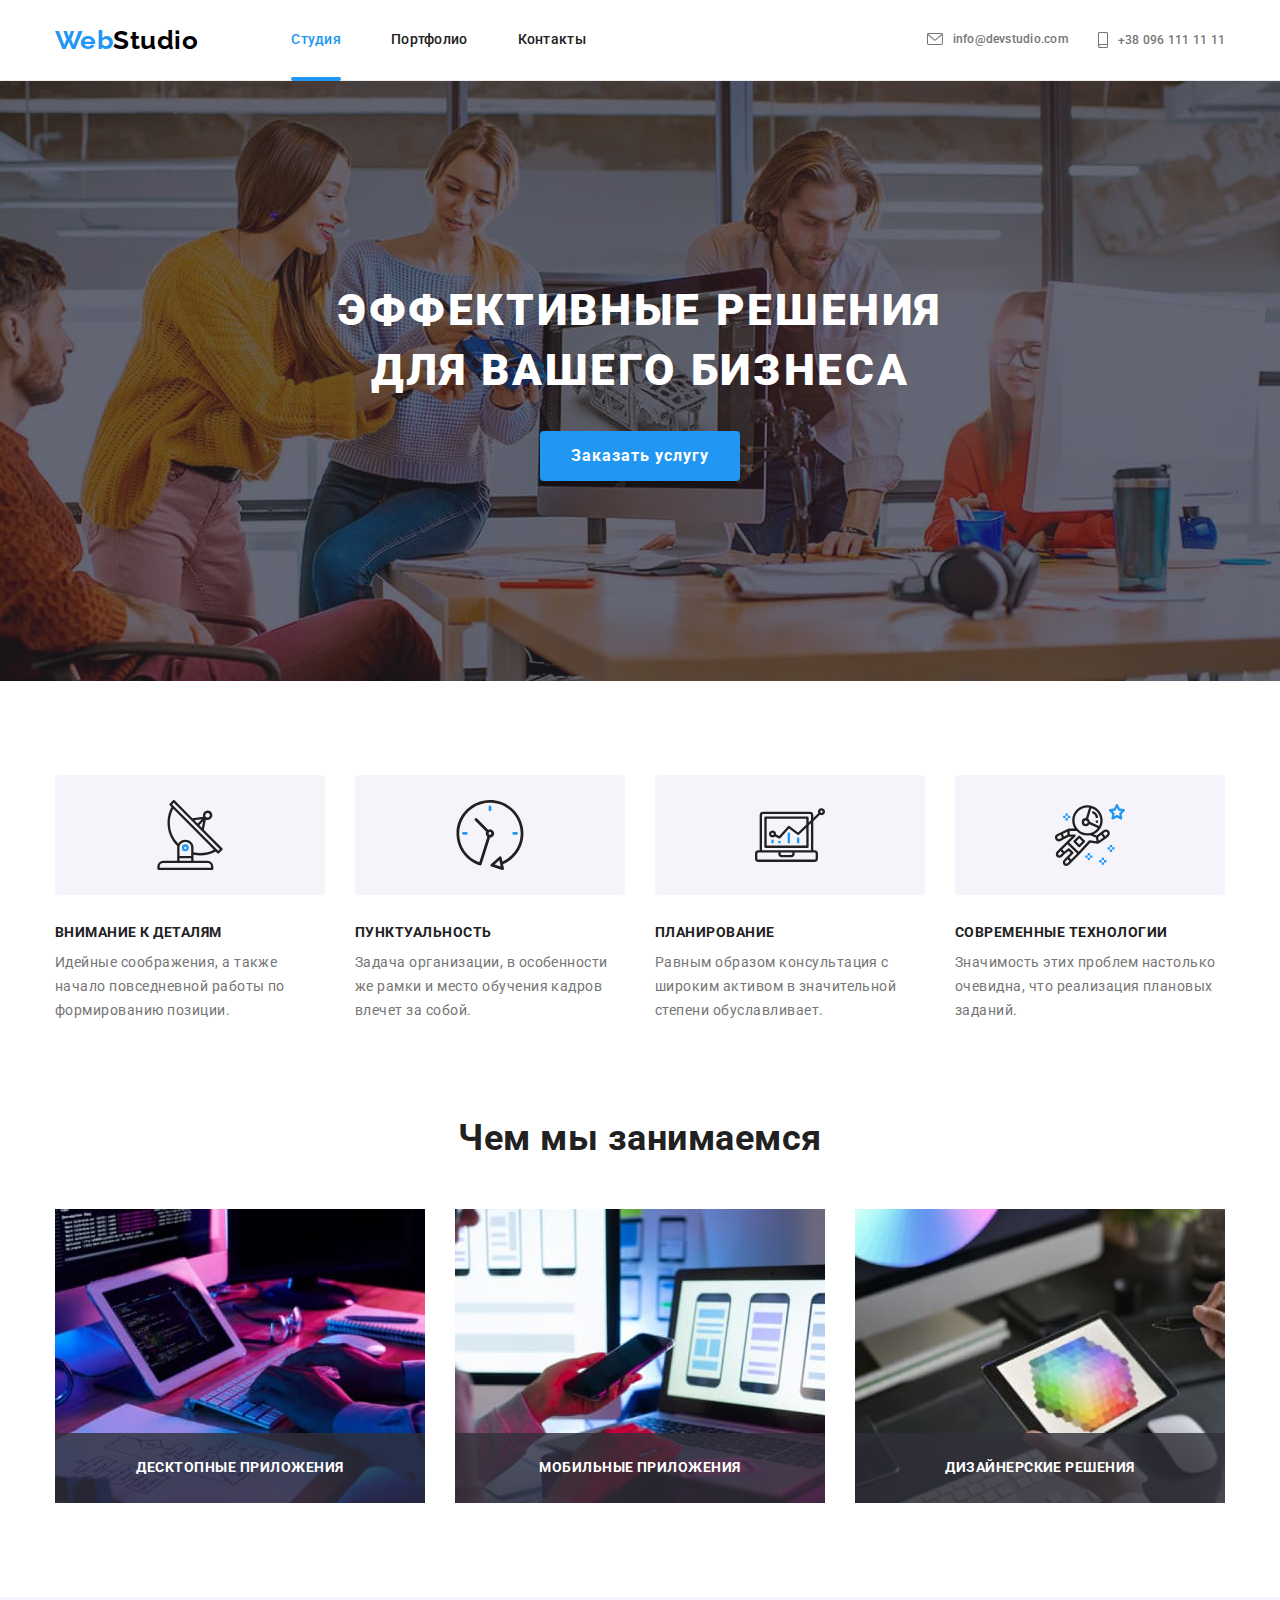
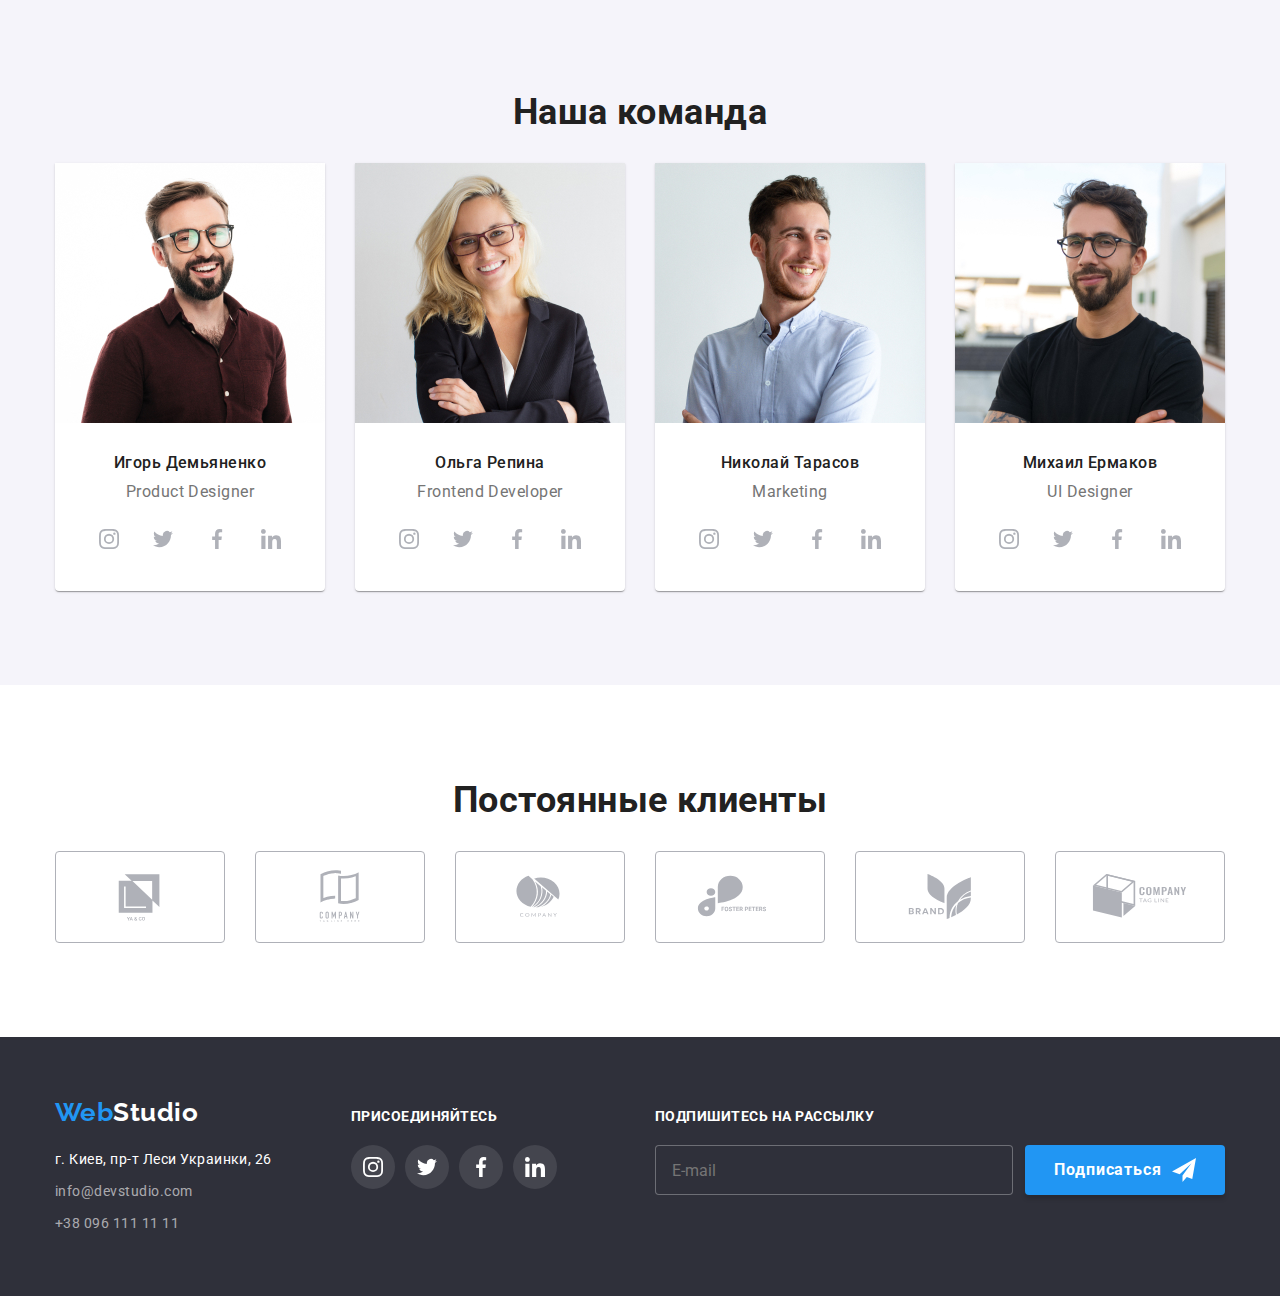
<file: index.html>
<!DOCTYPE html>
<html lang="ru">
<head>
    <meta charset="UTF-8">
    <meta http-equiv="X-UA-Compatible" content="IE=edge">
    <meta name="viewport" content="width=device-width, initial-scale=1.0">
    <title>Студия</title>
    <link rel="preconnect" href="https://fonts.googleapis.com">
    <link rel="preconnect" href="https://fonts.gstatic.com" crossorigin>
    <link href="https://fonts.googleapis.com/css2?family=Raleway:wght@700&family=Roboto:wght@400;500;700;900&display=swap" rel="stylesheet">
    <link rel="stylesheet" href="https://cdnjs.cloudflare.com/ajax/libs/modern-normalize/1.0.0/modern-normalize.min.css" />
    <link rel="stylesheet" href="./css/main.min.css">
</head>
<body>
    <header class="header">
        <div class="container header__container">
            <nav class="main-nav">
            <a href="./index.html" class="logo">Web<span class="logo__name logo__name--in-header">Studio</span></a>
            <button type="button" class="main-nav__button" data-menu-button aria-expanded="false" aria-controls="main-nav__menu">
                <svg width="40" height="40"  aria-label="Переключатель мобильного меню">
                    <use href="./images/icons.svg#icon-menu_40px" class="main-nav__icon-menu"></use>
                    <use href="./images/icons.svg#icon-close_40px" class="main-nav__icon-close"></use>
                </svg>
            </button>
            <div class="main-nav__menu" id="main-nav__menu" data-menu>
                    <div class="menu-overlay">
                        <ul class="site-nav main-nav__site-nav list">
                            <li class="site-nav__item"><a href="./index.html" class="site-nav__link site-nav__link--active">Студия</a></li>
                            <li class="site-nav__item"><a href="./portfolio.html" class="site-nav__link">Портфолио</a></li>
                            <li class="site-nav__item"><a href="#" class="site-nav__link">Контакты</a></li>
                        </ul>
                        <ul class="contact-nav list">
                            <li class="contact-nav__item">
                                <a href="mailto:info@devstudio.com" class="contact-nav__link">
                                        <svg class="contact-nav__icon" width="16" height="12">
                                            <use href="./images/icons.svg#icon-envelope"></use>
                                        </svg>
                                    <div>info@devstudio.com</div>
                                </a>
                            </li>
                            <li class="contact-nav__item">
                                <a href="tel:+380961111111" class="contact-nav__link contact-nav__link--tel">
                                        <svg class="contact-nav__icon" width="10" height="16">
                                            <use href="./images/icons.svg#icon-smartphone"></use>
                                        </svg>
                                    <div>+38 096 111 11 11</div>
                                </a>
                            </li>
                        </ul>
                        <ul class="social-nav main-nav__social-nav list">
                            <li class="social-nav__item"><a href="" class="social-nav__link">Instagram</a></li>
                            <li class="social-nav__item"><a href="" class="social-nav__link">Twitter</a></li>
                            <li class="social-nav__item"><a href="" class="social-nav__link">Facebook</a></li>
                            <li class="social-nav__item"><a href="" class="social-nav__link">Linkedln</a></li>
                        </ul>
                    </div>
                </div>
            </nav>
        </div>
    </header>
    <main>
        <section class="hero">
                <div class="container hero__container">
                    <h1 class="hero__title">Эффективные решения для вашего бизнеса</h1>
                    <button type="button" class="button hero__button" data-modal-open>Заказать услугу</button>
                </div>
        </section>
        <section class="benefits section">
            <div class="container">
                <h2 class="section-title visually-hidden">Наши преимущества</h2>
                <uL class="benefits__list list">
                    <li class="benefits__item">
                        <div class="benefits__icon-background">
                            <svg width="70" height="70">
                                <use href="./images/icons.svg#icon-antenna"></use>
                            </svg>
                        </div>
                        <h3 class="benefits__title">Внимание к деталям</h3>
                        <p class="benefits__text">Идейные соображения, а также начало повседневной работы по формированию позиции.</p>
                    </li>
                    <li class="benefits__item">
                        <div class="benefits__icon-background">
                            <svg width="70" height="70">
                                <use href="./images/icons.svg#icon-clock"></use>
                            </svg>
                        </div>
                        <h3 class="benefits__title">Пунктуальность</h3>
                        <p class="benefits__text">Задача организации, в особенности же рамки и место обучения кадров влечет за собой.</p>
                    </li>
                    <li class="benefits__item">
                        <div class="benefits__icon-background">
                            <svg width="70" height="70">
                                <use href="./images/icons.svg#icon-diagram"></use>
                            </svg>
                        </div>
                        <h3 class="benefits__title">Планирование</h3>
                        <p class="benefits__text">Равным образом консультация с широким активом в значительной степени обуславливает.</p>
                    </li>
                    <li class="benefits__item">
                        <div class="benefits__icon-background">
                            <svg width="70" height="70">
                                <use href="./images/icons.svg#icon-astronaut"></use>
                            </svg>
                        </div>
                        <h3 class="benefits__title">Современные технологии</h3>
                        <p class="benefits__text">Значимость этих проблем настолько очевидна, что реализация плановых заданий.</p>
                    </li>
                </uL>
            </div>
        </section>
        <section class="we-doing section">
            <div class="container">
                <h2 class="section-title we-doing__title">Чем мы занимаемся</h2>
                <ul class="we-doing__list list">
                    <li class="we-doing__item">
                        <div class="we-doing__thumb">
                            <img src="./images/work-img1.jpg" srcset="./images/work-img1.jpg 1x, ./images/work-img1-2x.jpg 2x" alt="Разработка web-приложений" width="370">
                            <div class="we-doing__text">Десктопные приложения</div>
                        </div>
                    </li>
                    <li class="we-doing__item">
                        <div class="we-doing__thumb">
                            <img src="./images/work-img2.jpg" srcset="./images/work-img2.jpg 1x, ./images/work-img2-2x.jpg 2x"  alt="Разработка мобильных приложений" width="370">
                            <div class="we-doing__text">Мобильные приложения</div>
                        </div>
                    </li>
                    <li class="we-doing__item">
                        <div class="we-doing__thumb">
                            <img src="./images/work-img3.jpg" srcset="./images/work-img3.jpg 1x, ./images/work-img3-2x.jpg 2x"  alt="Создание дизайнов разной сложности" width="370">
                            <div class="we-doing__text">Дизайнерские решения</div>
                        </div>
                    </li>
                </ul>
            </div>
        </section>
        <section class="team section">
            <div class="container">
                <h2 class="section-title team__title">Наша команда</h2>
                <ul class="team__list list">
                    <li class="team__item">
                        <div class="team__photo">
                            <picture>
                                <source srcset="./images/team-img1-480.jpg 1x, ./images/team-img1-480-2x.jpg 2x"  media="(max-width:767px)" type="image/jpeg">
                                <source srcset="./images/team-img1-1200.jpg 1x, ./images/team-img1-1200-2x.jpg 2x" media="(min-width:1200px)" type="image/jpeg">
                                <source srcset="./images/team-img1-768.jpg 1x, ./images/team-img1-768-2x.jpg 2x" media="(min-width:768px)" type="image/jpeg">
                                <img src="./images/team-img1-480.jpg" alt="Игорь Демьяненко- Дизайнер">
                            </picture>
                        </div>
                        <div class="team__description">
                            <h3 class="team__name">Игорь Демьяненко</h3>
                            <p class="team__profession">Product Designer</p>
                            <ul class="social-list list">
                                <li class="social-list__item">
                                    <a href="" class="social-list__link">
                                        <svg class="social-list__icon" width="20" height="20">
                                            <use href="./images/icons.svg#icon-instagram"></use>
                                        </svg>
                                    </a>
                                </li>
                                <li class="social-list__item">
                                    <a href="" class="social-list__link">
                                        <svg class="social-list__icon" width="20" height="20">
                                            <use href="./images/icons.svg#icon-twitter"></use>
                                        </svg>
                                    </a>
                                </li>
                                <li class="social-list__item">
                                    <a href="" class="social-list__link">
                                        <svg class="social-list__icon" width="20" height="20">
                                            <use href="./images/icons.svg#icon-facebook"></use>
                                        </svg>
                                    </a>
                                </li>
                                <li class="social-list__item">
                                    <a href="" class="social-list__link">
                                        <svg class="social-list__icon" width="20" height="20">
                                            <use href="./images/icons.svg#icon-linkedin"></use>
                                        </svg>
                                    </a>
                                </li>
                            </ul>
                        </div>
                    </li>
                    <li class="team__item">
                        <div class="team__photo">
                            <picture>
                                <source srcset="./images/team-img2-480.jpg 1x, ./images/team-img2-480-2x.jpg 2x" media="(max-width:767px)"
                                    type="image/jpeg">
                                <source srcset="./images/team-img2-1200.jpg 1x, ./images/team-img2-1200-2x.jpg 2x" media="(min-width:1200px)"
                                    type="image/jpeg">
                                <source srcset="./images/team-img2-768.jpg 1x, ./images/team-img2-768-2x.jpg 2x" media="(min-width:768px)"
                                    type="image/jpeg">
                                <img src="./images/team-img2-480.jpg" alt="Ольга Репина-Frontend разработчик">
                            </picture>
                        </div>
                        <div class="team__description">
                            <h3 class="team__name">Ольга Репина</h3>
                            <p class="team__profession">Frontend Developer</p>
                            <ul class="social-list list">
                                <li class="social-list__item">
                                    <a href="" class="social-list__link">
                                        <svg class="social-list__icon" width="20" height="20">
                                            <use href="./images/icons.svg#icon-instagram"></use>
                                        </svg>
                                    </a>
                                </li>
                                <li class="social-list__item">
                                    <a href="" class="social-list__link">
                                        <svg class="social-list__icon" width="20" height="20">
                                            <use href="./images/icons.svg#icon-twitter"></use>
                                        </svg>
                                    </a>
                                </li>
                                <li class="social-list__item">
                                    <a href="" class="social-list__link">
                                        <svg class="social-list__icon" width="20" height="20">
                                            <use href="./images/icons.svg#icon-facebook"></use>
                                        </svg>
                                    </a>
                                </li>
                                <li class="social-list__item">
                                    <a href="" class="social-list__link">
                                        <svg class="social-list__icon" width="20" height="20">
                                            <use href="./images/icons.svg#icon-linkedin"></use>
                                        </svg>
                                    </a>
                                </li>
                            </ul>
                        </div>
                    </li>
                    <li class="team__item">
                        <div class="team__photo">
                            <picture>
                                <source srcset="./images/team-img3-480.jpg 1x, ./images/team-img3-480-2x.jpg 2x" media="(max-width:767px)"
                                    type="image/jpeg">
                                <source srcset="./images/team-img3-1200.jpg 1x, ./images/team-img3-1200-2x.jpg 2x" media="(min-width:1200px)"
                                    type="image/jpeg">
                                <source srcset="./images/team-img3-768.jpg 1x, ./images/team-img3-768-2x.jpg 2x" media="(min-width:768px)"
                                    type="image/jpeg">
                                <img src="./images/team-img3.jpg" alt="Николай Тарасов- Маркетолог">
                            </picture>
                        </div>
                        <div class="team__description">
                            <h3 class="team__name">Николай Тарасов</h3>
                            <p class="team__profession">Marketing</p>
                            <ul class="social-list list">
                                <li class="social-list__item">
                                    <a href="" class="social-list__link">
                                        <svg class="social-list__icon" width="20" height="20">
                                            <use href="./images/icons.svg#icon-instagram"></use>
                                        </svg>
                                    </a>
                                </li>
                                <li class="social-list__item">
                                    <a href="" class="social-list__link">
                                        <svg class="social-list__icon" width="20" height="20">
                                            <use href="./images/icons.svg#icon-twitter"></use>
                                        </svg>
                                    </a>
                                </li>
                                <li class="social-list__item">
                                    <a href="" class="social-list__link">
                                        <svg class="social-list__icon" width="20" height="20">
                                            <use href="./images/icons.svg#icon-facebook"></use>
                                        </svg>
                                    </a>
                                </li>
                                <li class="social-list__item">
                                    <a href="" class="social-list__link">
                                        <svg class="social-list__icon" width="20" height="20">
                                            <use href="./images/icons.svg#icon-linkedin"></use>
                                        </svg>
                                    </a>
                                </li>
                            </ul>
                        </div>
                    </li>
                    <li class="team__item">
                        <div class="team__photo">
                            <picture>
                            <source srcset="./images/team-img4-480.jpg 1x, ./images/team-img4-480-2x.jpg 2x" media="(max-width:767px)"
                                type="image/jpeg">
                            <source srcset="./images/team-img4-1200.jpg 1x, ./images/team-img4-1200-2x.jpg 2x" media="(min-width:1200px)"
                                type="image/jpeg">
                            <source srcset="./images/team-img4-768.jpg 1x, ./images/team-img4-768-2x.jpg 2x" media="(min-width:768px)"
                                type="image/jpeg">
                            <img src="./images/team-img4.jpg" alt="Михаил Ермаков-UI Дизайнер">
                            </picture>
                        </div>
                        <div class="team__description">
                            <h3 class="team__name">Михаил Ермаков</h3>
                            <p class="team__profession">UI Designer</p>
                            <ul class="social-list list">
                                <li class="social-list__item">
                                    <a href="" class="social-list__link">
                                        <svg class="social-list__icon" width="20" height="20">
                                            <use href="./images/icons.svg#icon-instagram"></use>
                                        </svg>
                                    </a>
                                </li>
                                <li class="social-list__item">
                                    <a href="" class="social-list__link">
                                        <svg class="social-list__icon" width="20" height="20">
                                            <use href="./images/icons.svg#icon-twitter"></use>
                                        </svg>
                                    </a>
                                </li>
                                <li class="social-list__item">
                                    <a href="" class="social-list__link">
                                        <svg class="social-list__icon" width="20" height="20">
                                            <use href="./images/icons.svg#icon-facebook"></use>
                                        </svg>
                                    </a>
                                </li>
                                <li class="social-list__item">
                                    <a href="" class="social-list__link">
                                        <svg class="social-list__icon" width="20" height="20">
                                            <use href="./images/icons.svg#icon-linkedin"></use>
                                        </svg>
                                    </a>
                                </li>
                            </ul>
                        </div>
                    </li>
                </ul>
            </div>
        </section>
        <section class="clients section">
            <div class="container">
                <h2 class="section-title clients__title">Постоянные клиенты</h2>
                <ul class="clients__list list">
                    <li class="clients__item">
                        <a href="" class="clients__link">
                            <svg class="clients__icon" width="106" height="60">
                                <use href="./images/icons.svg#icon-Logo1"></use>
                            </svg>
                        </a>
                    </li>
                    <li class="clients__item">
                        <a href="" class="clients__link">
                            <svg class="clients__icon" width="106" height="60">
                                <use href="./images/icons.svg#icon-Logo2"></use>
                            </svg>
                        </a>
                    </li>
                    <li class="clients__item">
                        <a href="" class="clients__link">
                            <svg class="clients__icon" width="106" height="60">
                                <use href="./images/icons.svg#icon-Logo3"></use>
                            </svg>
                        </a>
                    </li>
                    <li class="clients__item">
                        <a href="" class="clients__link">
                            <svg class="clients__icon" width="106" height="60">
                                <use href="./images/icons.svg#icon-Logo4"></use>
                            </svg>
                        </a>
                    </li>
                    <li class="clients__item">
                        <a href="" class="clients__link">
                            <svg class="clients__icon" width="106" height="60">
                                <use href="./images/icons.svg#icon-Logo5"></use>
                            </svg>
                        </a>
                    </li>
                    <li class="clients__item">
                        <a href="" class="clients__link">
                            <svg class="clients__icon" width="106" height="60">
                                <use href="./images/icons.svg#icon-Logo6"></use>
                            </svg>
                        </a>
                    </li>
                </ul>
            </div>
        </section>
    </main>
    <footer class="footer">
        <div class="container footer__container">
            <!-- <div class="footer__meta"> -->
                <div class="footer__info">
                    <a href="" class="logo footer__logo">Web<span class="logo__name logo__name--in-footer">Studio</span></a>
                    <address>
                        <p class="footer__address">г. Киев, пр-т Леси Украинки, 26</p>
                        <ul class="footer__contacts-list list">
                            <li class="footer__contacts-item"><a href="mailto:info@devstudio.com" class="footer__contacts-link">info@devstudio.com</a></li>
                            <li><a href="tel:+380961111111" class="footer__contacts-link">+38 096 111 11 11</a></li>
                        </ul>
                    </address>
                </div>
                <div class="footer__social">
                    <p class="social-title footer__title">Присоединяйтесь</p>
                    <ul class="social-list list">
                        <li class="social-list__item">
                            <a href="" class="social-list__link social-list__link--in-footer">
                                <svg class="social-list__icon" width="20" height="20">
                                    <use href="./images/icons.svg#icon-instagram"></use>
                                </svg>
                            </a>
                        </li>
                        <li class="social-list__item">
                            <a href="" class="social-list__link social-list__link--in-footer">
                                <svg class="social-list__icon" width="20" height="20">
                                    <use href="./images/icons.svg#icon-twitter"></use>
                                </svg>
                            </a>
                        </li>
                        <li class="social-list__item">
                            <a href="" class="social-list__link social-list__link--in-footer">
                                <svg class="social-list__icon" width="20" height="20">
                                    <use href="./images/icons.svg#icon-facebook"></use>
                                </svg>
                            </a>
                        </li>
                        <li class="social-list__item">
                            <a href="" class="social-list__link social-list__link--in-footer">
                                <svg class="social-list__icon" width="20" height="20">
                                    <use href="./images/icons.svg#icon-linkedin"></use>
                                </svg>
                            </a>
                        </li>
                    </ul>
                </div>
            <!-- </div> -->
            <div class="footer__subscrition">
                <p class="social-title footer__title">Подпишитесь на рассылку</p>
                <form class="form-footer">
                    <div class="form-footer__container">
                        <input type="email" name="email" id="email-subscr" class="form-footer__input" placeholder="E-mail" required>
                        <button type="submit" class="button">
                            Подписаться
                            <svg width="24" height="24" class="button__icon">
                                <use href="./images/icons.svg#icon-icon-send"></use>
                            </svg>
                        </button>
                    </div>
                </form>
            </div>
        </div>
    </footer>

    <div class="backdrop is-hidden"  data-modal>
        <div class="modal">
                <button class="modal__close" data-modal-close>
                    <svg class="modal__icon" width="18" height="18">
                        <use href="./images/icons.svg#icon-close-black"></use>
                    </svg>
                </button>
            <div class="modal__body">
                <p class="modal__title">Оставьте свои данные - мы Вам перезвоним</p>
                <form class="form-modal">
                    <div class="form-modal__group">
                        <label for="name"><span class="form-modal__title-input">Имя</span></label>
                        <div class="form-modal__overlay">
                            <input type="text" name="name" id="name" class="form-modal__input" required>
                            <svg width="18" height="18" class="form-modal__icon">
                                <use href="./images/icons.svg#icon-person-black-18dp-1"></use>
                            </svg>
                        </div>
                    </div>
                    <div class="form-modal__group">
                        <label for="tel"><span class="form-modal__title-input">Телефон</span></label>
                        <div class="form-modal__overlay">
                            <input type="tel" name="tel" id="tel" class="form-modal__input" required minlength="6">
                            <svg width="18" height="18" class="form-modal__icon">
                                <use href="./images/icons.svg#icon-phone-black-18dp-1"></use>
                            </svg>
                        </div>
                    </div>
                    <div class="form-modal__group">
                        <label for="email"><span class="form-modal__title-input">Почта</span></label>
                        <div class="form-modal__overlay">
                            <input type="email" name="email" id="email" class="form-modal__input">
                            <svg width="18" height="18" class="form-modal__icon">
                                <use href="./images/icons.svg#icon-email-black-18dp-1"></use>
                            </svg>
                        </div>
                    </div>
                    <div class="form-modal__comment">
                        <label for="comment"><span class="form-modal__title-input">Комментарий</span></label>
                        <textarea name="comment" id="comment" class="form-modal__textarea" placeholder="Введите текст"></textarea>
                    </div>
                    <div class="form-modal__contract">
                        <input type="checkbox" name="agree" id="agree" class="visually-hidden form-modal__input-check">
                        <label for="agree" class="form-modal__check-title">
                            <span class="form-modal__icon-overlay">
                                <svg width="16" height="15" class="form-modal__icon-check">
                                    <use href="./images/icons.svg#icon-icon-check"></use>
                                </svg>
                            </span>
                            <span>Соглашаюсь с расылкой и принимаю <a href="" class="form-modal__link">Условия договора</a></span>
                        </label>
                    </div>
                    <div>
                        <button type="submit" class="button form-modal__button">Отправить</button>
                    </div>
                </form>
                
            </div>
        </div>
    </div>
    <script src="./js/mobile-menu.js"></script>
    <script src="./js/modal.js"></script>
</body>
</html>
</file>
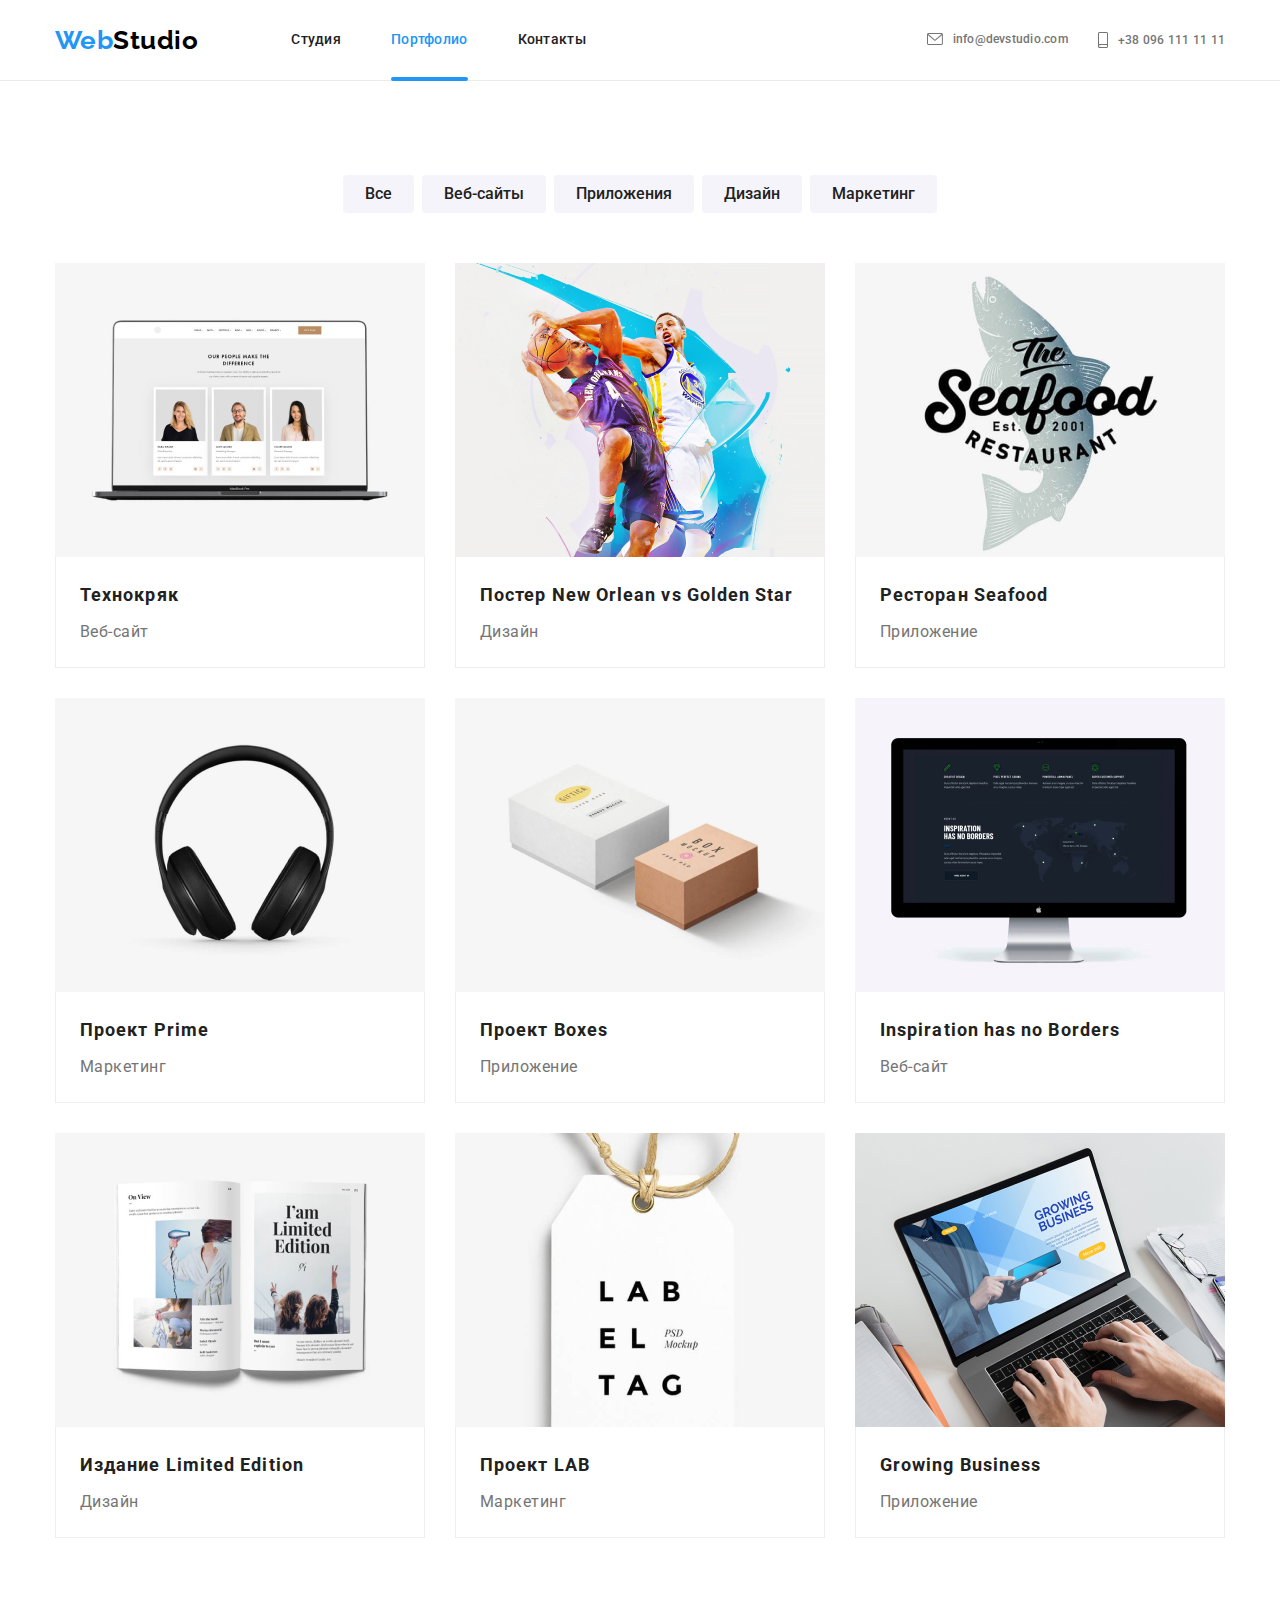
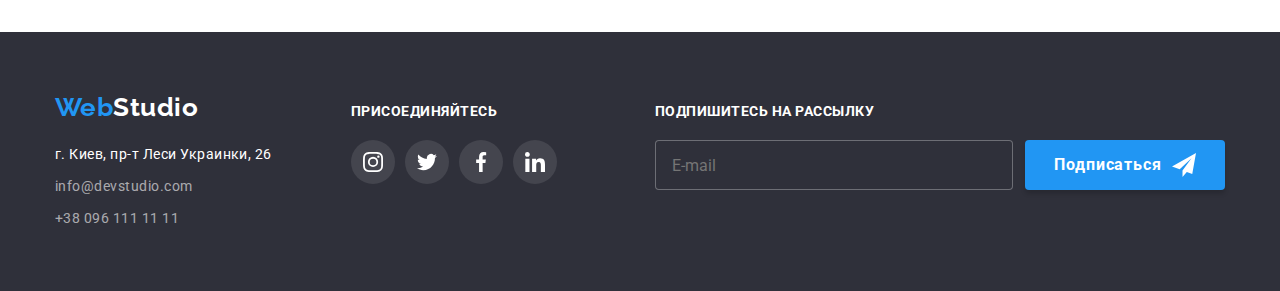
<file: portfolio.html>
<!DOCTYPE html>
<html lang="ru">
<head>
    <meta charset="UTF-8">
    <meta http-equiv="X-UA-Compatible" content="IE=edge">
    <meta name="viewport" content="width=device-width, initial-scale=1.0">
    <title>Портфолио</title>
    <link rel="preconnect" href="https://fonts.googleapis.com">
    <link rel="preconnect" href="https://fonts.gstatic.com" crossorigin>
    <link href="https://fonts.googleapis.com/css2?family=Raleway:wght@700&family=Roboto:wght@400;500;700;900&display=swap" rel="stylesheet">
    <link rel="stylesheet" href="https://cdnjs.cloudflare.com/ajax/libs/modern-normalize/1.0.0/modern-normalize.min.css" />
    <link rel="stylesheet" href="./css/main.min.css">
</head>

<body>
    <header class="header">
        <div class="container header__container">
            <nav class="main-nav">
                <a href="./index.html" class="logo">Web<span class="logo__name logo__name--in-header">Studio</span></a>
                <button type="button" class="main-nav__button" data-menu-button aria-expanded="false"
                    aria-controls="main-nav__menu">
                    <svg width="40" height="40" aria-label="Переключатель мобильного меню">
                        <use href="./images/icons.svg#icon-menu_40px" class="main-nav__icon-menu"></use>
                        <use href="./images/icons.svg#icon-close_40px" class="main-nav__icon-close"></use>
                    </svg>
                </button>
                <div class="main-nav__menu" id="main-nav__menu" data-menu>
                    <div class="menu-overlay">
                        <ul class="site-nav main-nav__site-nav list">
                            <li class="site-nav__item"><a href="./index.html" class="site-nav__link">Студия</a></li>
                            <li class="site-nav__item"><a href="./portfolio.html" class="site-nav__link site-nav__link--active">Портфолио</a></li>
                            <li class="site-nav__item"><a href="#" class="site-nav__link">Контакты</a></li>
                        </ul>
                        <ul class="contact-nav list">
                            <li class="contact-nav__item">
                                <a href="mailto:info@devstudio.com" class="contact-nav__link">
                                    <svg class="contact-nav__icon" width="16" height="12">
                                        <use href="./images/icons.svg#icon-envelope"></use>
                                    </svg>
                                    <div>info@devstudio.com</div>
                                </a>
                            </li>
                            <li class="contact-nav__item">
                                <a href="tel:+380961111111" class="contact-nav__link contact-nav__link--tel">
                                    <svg class="contact-nav__icon" width="10" height="16">
                                        <use href="./images/icons.svg#icon-smartphone"></use>
                                    </svg>
                                    <div>+38 096 111 11 11</div>
                                </a>
                            </li>
                        </ul>
                        <ul class="social-nav main-nav__social-nav list">
                            <li class="social-nav__item"><a href="" class="social-nav__link">Instagram</a></li>
                            <li class="social-nav__item"><a href="" class="social-nav__link">Twitter</a></li>
                            <li class="social-nav__item"><a href="" class="social-nav__link">Facebook</a></li>
                            <li class="social-nav__item"><a href="" class="social-nav__link">Linkedln</a></li>
                        </ul>
                    </div>
                </div>
            </nav>
        </div>
    </header>
    <main>
       <section class="works section">
        <div class="container">
                <h2 class="visually-hidden">Наши работы</h2>
                <ul class="filter list works__filter">
                    <li class="filter__item"><button type="button" class="filter__button">Все</button></li>
                    <li class="filter__item"><button type="button" class="filter__button">Веб-сайты</button></li>
                    <li class="filter__item"><button type="button" class="filter__button">Приложения</button></li>
                    <li class="filter__item"><button type="button" class="filter__button">Дизайн</button></li>
                    <li class="filter__item"><button type="button" class="filter__button">Маркетинг</button></li>
                </ul>
                <ul class="list cards works__cards">
                    <li class="cards__item">    
                        <a href="" class="cards__link">
                            <div class="cards__thumb">
                                <picture>
                                    <source srcset="./images/portfolio-img1-480.jpg 1x, ./images/portfolio-img1-480-2x.jpg 2x" media="(max-width:767px)"
                                        type="image/jpeg">
                                    <source srcset="./images/portfolio-img1-1200.jpg 1x, ./images/portfolio-img1-1200-2x.jpg 2x" media="(min-width:1200px)"
                                        type="image/jpeg">
                                    <source srcset="./images/portfolio-img1-768.jpg 1x, ./images/portfolio-img1-768-2x.jpg 2x" media="(min-width:768px)"
                                        type="image/jpeg">
                                    <img src="./images/portfolio-img1.jpg" alt="Технокряк - Веб-сайт">
                                </picture>
                                <div class="cards__text">Ресурс пропонує комплексні пропозиції з різним рівнем функціоналу та сервісів. Все це дозволить відвідувачу отримати вичерпні відомості про компанію чи приватну особу.</div>
                            </div>
                            <div class="cards__meta">
                                <h3 class="cards__title">Технокряк</h3>
                                <p class="cards__type">Веб-сайт</p>
                            </div>
                        </a>
                    </li>
                    <li class="cards__item">
                        <a href="" class="cards__link">
                            <div class="cards__thumb">
                                <picture>
                                    <source srcset="./images/portfolio-img2-480.jpg 1x, ./images/portfolio-img2-480-2x.jpg 2x" media="(max-width:767px)"
                                        type="image/jpeg">
                                    <source srcset="./images/portfolio-img2-1200.jpg 1x, ./images/portfolio-img2-1200-2x.jpg 2x"
                                        media="(min-width:1200px)" type="image/jpeg">
                                    <source srcset="./images/portfolio-img2-768.jpg 1x, ./images/portfolio-img2-768-2x.jpg 2x" media="(min-width:768px)"
                                        type="image/jpeg">
                                    <img src="./images/portfolio-img2.jpg" alt="Постер New Orlean vs Golden Star - Дизайн">
                                </picture>
                                <div class="cards__text">Ресурс пропонує комплексні пропозиції з різним рівнем функціоналу та сервісів. Все це дозволить відвідувачу отримати вичерпні відомості про компанію чи приватну особу.</div>
                            </div>
                            <div class="cards__meta">
                                <h3 class="cards__title">Постер New Orlean vs Golden Star</h3>
                                <p class="cards__type">Дизайн</p>
                            </div>
                        </a>
                    </li>
                    <li class="cards__item">
                        <a href="" class="cards__link">
                            <div class="cards__thumb">
                                <picture>
                                    <source srcset="./images/portfolio-img3-480.jpg 1x, ./images/portfolio-img3-480-2x.jpg 2x" media="(max-width:767px)"
                                        type="image/jpeg">
                                    <source srcset="./images/portfolio-img3-1200.jpg 1x, ./images/portfolio-img3-1200-2x.jpg 2x"
                                        media="(min-width:1200px)" type="image/jpeg">
                                    <source srcset="./images/portfolio-img3-768.jpg 1x, ./images/portfolio-img3-768-2x.jpg 2x" media="(min-width:768px)"
                                        type="image/jpeg">
                                    <img src="./images/portfolio-img3.jpg" alt="Ресторан Seafood - Приложение">
                                </picture>
                                <div class="cards__text">Ресурс пропонує комплексні пропозиції з різним рівнем функціоналу та сервісів. Все це дозволить відвідувачу отримати
                                вичерпні відомості про компанію чи приватну особу.</div>
                            </div>
                            <div class="cards__meta">
                                <h3 class="cards__title">Ресторан Seafood</h3>
                                <p class="cards__type">Приложение</p>
                            </div>
                        </a>
                    </li>
                    <li class="cards__item">
                        <a href="" class="cards__link">
                            <div class="cards__thumb">
                                <picture>
                                    <source srcset="./images/portfolio-img4-480.jpg 1x, ./images/portfolio-img4-480-2x.jpg 2x" media="(max-width:767px)"
                                        type="image/jpeg">
                                    <source srcset="./images/portfolio-img4-1200.jpg 1x, ./images/portfolio-img4-1200-2x.jpg 2x"
                                        media="(min-width:1200px)" type="image/jpeg">
                                    <source srcset="./images/portfolio-img4-768.jpg 1x, ./images/portfolio-img4-768-2x.jpg 2x" media="(min-width:768px)"
                                        type="image/jpeg">
                                    <img src="./images/portfolio-img4.jpg" alt="Проект Prime - Маркетинг">
                                </picture>
                                <div class="cards__text">Ресурс пропонує комплексні пропозиції з різним рівнем функціоналу та сервісів. Все це дозволить відвідувачу отримати вичерпні відомості про компанію чи приватну особу.</div>
                            </div>
                            <div class="cards__meta">
                                <h3 class="cards__title">Проект Prime</h3>
                                <p class="cards__type">Маркетинг</p>
                            </div>
                        </a>
                    </li>
                    <li class="cards__item">
                        <a href="" class="cards__link">
                            <div class="cards__thumb">
                                <picture>
                                    <source srcset="./images/portfolio-img5-480.jpg 1x, ./images/portfolio-img5-480-2x.jpg 2x" media="(max-width:767px)"
                                        type="image/jpeg">
                                    <source srcset="./images/portfolio-img5-1200.jpg 1x, ./images/portfolio-img5-1200-2x.jpg 2x"
                                        media="(min-width:1200px)" type="image/jpeg">
                                    <source srcset="./images/portfolio-img5-768.jpg 1x, ./images/portfolio-img5-768-2x.jpg 2x" media="(min-width:768px)"
                                        type="image/jpeg">
                                    <img src="./images/portfolio-img5.jpg" alt="Проект Boxes - Приложение">
                                </picture>
                                <div class="cards__text">Ресурс пропонує комплексні пропозиції з різним рівнем функціоналу та сервісів. Все це дозволить відвідувачу отримати вичерпні відомості про компанію чи приватну особу.</div>
                            </div>
                            <div class="cards__meta">
                                <h3 class="cards__title">Проект Boxes</h3>
                                <p class="cards__type">Приложение</p>
                            </div>
                        </a>
                    </li>
                    <li class="cards__item">
                        <a href="" class="cards__link">
                            <div class="cards__thumb">
                                <picture>
                                    <source srcset="./images/portfolio-img6-480.jpg 1x, ./images/portfolio-img6-480-2x.jpg 2x" media="(max-width:767px)"
                                        type="image/jpeg">
                                    <source srcset="./images/portfolio-img6-1200.jpg 1x, ./images/portfolio-img6-1200-2x.jpg 2x"
                                        media="(min-width:1200px)" type="image/jpeg">
                                    <source srcset="./images/portfolio-img6-768.jpg 1x, ./images/portfolio-img6-768-2x.jpg 2x" media="(min-width:768px)"
                                        type="image/jpeg">
                                    <img src="./images/portfolio-img6.jpg" alt="Inspiration has no Borders - Веб-сайт">
                                </picture>
                                <div class="cards__text">Ресурс пропонує комплексні пропозиції з різним рівнем функціоналу та сервісів. Все це дозволить відвідувачу отримати вичерпні відомості про компанію чи приватну особу.</div>
                            </div>
                            <div class="cards__meta">
                                <h3 class="cards__title">Inspiration has no Borders</h3>
                                <p class="cards__type">Веб-сайт</p>
                            </div>
                        </a>
                    </li>
                    <li class="cards__item">
                        <a href="" class="cards__link">
                            <div class="cards__thumb">
                                <picture>
                                    <source srcset="./images/portfolio-img7-480.jpg 1x, ./images/portfolio-img7-480-2x.jpg 2x" media="(max-width:767px)"
                                        type="image/jpeg">
                                    <source srcset="./images/portfolio-img7-1200.jpg 1x, ./images/portfolio-img7-1200-2x.jpg 2x"
                                        media="(min-width:1200px)" type="image/jpeg">
                                    <source srcset="./images/portfolio-img7-768.jpg 1x, ./images/portfolio-img7-768-2x.jpg 2x" media="(min-width:768px)"
                                        type="image/jpeg">
                                    <img src="./images/portfolio-img7.jpg" alt="Издание Limited Edition - Дизайн">
                                </picture>
                                <div class="cards__text">Ресурс пропонує комплексні пропозиції з різним рівнем функціоналу та сервісів. Все це дозволить відвідувачу отримати вичерпні відомості про компанію чи приватну особу.</div>
                            </div>
                            <div class="cards__meta">
                                <h3 class="cards__title">Издание Limited Edition</h3>
                                <p class="cards__type">Дизайн</p>
                            </div>
                        </a>
                    </li>
                    <li class="cards__item">
                        <a href="" class="cards__link">
                            <div class="cards__thumb">
                                <picture>
                                    <source srcset="./images/portfolio-img8-480.jpg 1x, ./images/portfolio-img8-480-2x.jpg 2x" media="(max-width:767px)"
                                        type="image/jpeg">
                                    <source srcset="./images/portfolio-img8-1200.jpg 1x, ./images/portfolio-img8-1200-2x.jpg 2x"
                                        media="(min-width:1200px)" type="image/jpeg">
                                    <source srcset="./images/portfolio-img8-768.jpg 1x, ./images/portfolio-img8-768-2x.jpg 2x" media="(min-width:768px)"
                                        type="image/jpeg">
                                    <img src="./images/portfolio-img8.jpg" alt="Проект LAB - Маркетинг">
                                </picture>
                                <div class="cards__text">Ресурс пропонує комплексні пропозиції з різним рівнем функціоналу та сервісів. Все це дозволить відвідувачу отримати вичерпні відомості про компанію чи приватну особу.</div>
                            </div>
                            <div class="cards__meta">
                                <h3 class="cards__title">Проект LAB</h3>
                                <p class="cards__type">Маркетинг</p>
                            </div>
                        </a>
                    </li>
                    <li class="cards__item">
                        <a href="" class="cards__link">
                            <div class="cards__thumb">
                                <picture>
                                    <source srcset="./images/portfolio-img9-480.jpg 1x, ./images/portfolio-img9-480-2x.jpg 2x" media="(max-width:767px)"
                                        type="image/jpeg">
                                    <source srcset="./images/portfolio-img9-1200.jpg 1x, ./images/portfolio-img9-1200-2x.jpg 2x"
                                        media="(min-width:1200px)" type="image/jpeg">
                                    <source srcset="./images/portfolio-img9-768.jpg 1x, ./images/portfolio-img9-768-2x.jpg 2x" media="(min-width:768px)"
                                        type="image/jpeg">
                                    <img src="./images/portfolio-img9.jpg" alt="Growing Business - Приложение">
                                </picture>
                                <div class="cards__text">Ресурс пропонує комплексні пропозиції з різним рівнем функціоналу та сервісів. Все це дозволить відвідувачу отримати вичерпні відомості про компанію чи приватну особу.</div>
                            </div>
                            <div class="cards__meta">
                                <h3 class="cards__title">Growing Business</h3>
                                <p class="cards__type">Приложение</p>
                            </div>
                        </a>
                    </li>
                </ul>
            </div>
       </section>
    </main>
    <footer class="footer">
        <div class="container footer__container">
            <!-- <div class="footer__meta"> -->
            <div class="footer__info">
                <a href="" class="logo footer__logo">Web<span class="logo__name logo__name--in-footer">Studio</span></a>
                <address>
                    <p class="footer__address">г. Киев, пр-т Леси Украинки, 26</p>
                    <ul class="footer__contacts-list list">
                        <li class="footer__contacts-item"><a href="mailto:info@devstudio.com"
                                class="footer__contacts-link">info@devstudio.com</a></li>
                        <li><a href="tel:+380961111111" class="footer__contacts-link">+38 096 111 11 11</a></li>
                    </ul>
                </address>
            </div>
            <div class="footer__social">
                <p class="social-title footer__title">Присоединяйтесь</p>
                <ul class="social-list list">
                    <li class="social-list__item">
                        <a href="" class="social-list__link social-list__link--in-footer">
                            <svg class="social-list__icon" width="20" height="20">
                                <use href="./images/icons.svg#icon-instagram"></use>
                            </svg>
                        </a>
                    </li>
                    <li class="social-list__item">
                        <a href="" class="social-list__link social-list__link--in-footer">
                            <svg class="social-list__icon" width="20" height="20">
                                <use href="./images/icons.svg#icon-twitter"></use>
                            </svg>
                        </a>
                    </li>
                    <li class="social-list__item">
                        <a href="" class="social-list__link social-list__link--in-footer">
                            <svg class="social-list__icon" width="20" height="20">
                                <use href="./images/icons.svg#icon-facebook"></use>
                            </svg>
                        </a>
                    </li>
                    <li class="social-list__item">
                        <a href="" class="social-list__link social-list__link--in-footer">
                            <svg class="social-list__icon" width="20" height="20">
                                <use href="./images/icons.svg#icon-linkedin"></use>
                            </svg>
                        </a>
                    </li>
                </ul>
            </div>
            <!-- </div> -->
            <div class="footer__subscrition">
                <p class="social-title footer__title">Подпишитесь на рассылку</p>
                <form class="form-footer">
                    <div class="form-footer__container">
                        <input type="email" name="email" id="email-subscr" class="form-footer__input" placeholder="E-mail"
                            required>
                        <button type="submit" class="button">
                            Подписаться
                            <svg width="24" height="24" class="button__icon">
                                <use href="./images/icons.svg#icon-icon-send"></use>
                            </svg>
                        </button>
                    </div>
                </form>
            </div>
        </div>
    </footer>
<script src="./js/mobile-menu.js"></script>
</body>

</html>
</file>
<file: css/main.min.css>
:root{--primary-text-color: #757575;--title-text-color: #212121;--accent-color: #2196F3;--logo-head-color: #000000;--border-header: 1px solid #ECECEC;--white-color: #ffffff;--bg-hero: #2F303A;--footer-link-color: rgba(255, 255, 255, 0.6);--button-bg-color: #F5F4FA;--button-hero-focus: #188CE8;--work-descr-color: rgba(47, 48, 58, 0.8);--team-list-gap: 30px;--team-list-shadow: 0px 2px 1px -1px rgba(0, 0, 0, 0.2), 0px 1px 1px 0px rgba(0, 0, 0, 0.14), 0px 1px 3px 0px rgba(0, 0, 0, 0.12);--filter-button-shadow: 0px 3px 1px rgba(0, 0, 0, 0.1), 0px 1px 2px rgba(0, 0, 0, 0.08), 0px 2px 2px rgba(0, 0, 0, 0.12);--works-list-gap: 30px;--works-list-top-gap: 30px;--works-list-border: 1px solid #EEEEEE;--gradient-hero: rgba(47, 48, 58, 0.4);--social-list-color: #AFB1B8;--social-list-footer-color: rgba(255, 255, 255, 0.1);--works-list-shadow: 0px 1px 1px rgba(0, 0, 0, 0.12), 0px 4px 4px rgba(0, 0, 0, 0.06), 1px 4px 6px rgba(0, 0, 0, 0.16);--timing-function: 250ms cubic-bezier(0.4, 0, 0.2, 1);--backdrop-color: rgba(0, 0, 0, 0.2);--modal-shadow: 0px 1px 3px rgba(0, 0, 0, 0.12), 0px 1px 1px rgba(0, 0, 0, 0.14), 0px 2px 1px rgba(0, 0, 0, 0.2);--modal-button-border: 1px solid rgba(0, 0, 0, 0.1);--submit-button-shadow: 0px 4px 4px rgba(0, 0, 0, 0.15);--input-footer-border: 1px solid rgba(255, 255, 255, 0.3);--benefits-gap: 30px}html{box-sizing:border-box}*,*::before,*::after{box-sizing:inherit}body{color:var(--primary-text-color);font-family:"Roboto","Verdana",sans-serif;font-style:normal;letter-spacing:.03em;background-color:var(--white-color)}body.modal-open{overflow:hidden}img{display:block;max-width:100%;height:auto}.list{list-style:none;padding:0;margin:0}.section{padding:60px 0}@media screen and (min-width: 1200px){.section{padding:94px 0}}.section-title{color:var(--title-text-color);font-weight:700;font-size:28px;line-height:1.17;text-align:center;margin-top:0}@media screen and (min-width: 1200px){.section-title{font-size:36px}}.no-scroll{overflow:hidden}.visually-hidden{position:absolute;width:1px;height:1px;margin:-1px;border:0;padding:0;white-space:nowrap;-webkit-clip-path:inset(100%);clip-path:inset(100%);clip:rect(0 0 0 0);overflow:hidden}.container{width:100%;padding-left:15px;padding-right:15px;margin:0 auto}@media screen and (min-width: 480px){.container{width:480px}}@media screen and (min-width: 768px){.container{width:768px}}@media screen and (min-width: 1200px){.container{width:1200px}}.logo{color:var(--accent-color);font-family:"Raleway",sans-serif;font-style:normal;font-weight:700;font-size:24px;line-height:1.17;text-decoration:none}@media screen and (min-width: 1200px){.logo{font-size:26px;line-height:1.19}}.logo__name--in-header{color:var(--logo-head-color)}.logo__name--in-footer{color:var(--white-color)}.button{width:200px;height:50px;font-family:inherit;color:var(--white-color);font-weight:700;font-size:16px;line-height:1.88;text-align:center;letter-spacing:.06em;background-color:var(--accent-color);box-shadow:0px 4px 4px rgba(0,0,0,.15);border:0;border-radius:4px;cursor:pointer;transition:background-color var(--timing-function);display:flex;justify-content:center;align-items:center}.button:hover,.button:focus{background-color:var(--button-hero-focus)}.button__icon{fill:var(--white-color);margin-left:10px}.header{border-bottom:var(--border-header)}@media screen and (max-width: 767px){.header{position:relative;height:60px}}.header__container{display:flex;align-items:center}@media screen and (max-width: 767px){.header__container{height:100%}}.main-nav{display:flex;align-items:center}@media screen and (max-width: 767px){.main-nav{width:100%}}@media screen and (min-width: 768px){.main-nav{width:100%}}.main-nav__button{display:inline-flex;margin:0;padding:0;border:none;background-color:rgba(0,0,0,0);margin-left:auto}@media screen and (min-width: 768px){.main-nav__button{display:none}}.main-nav__icon-close{display:none}.main-nav__button.is-open .main-nav__icon-close{display:block}.main-nav__button.is-open .main-nav__icon-close:hover,.main-nav__button.is-open .main-nav__icon-close:focus{fill:var(--accent-color)}.main-nav__button.is-open{z-index:4;position:fixed;right:15px;top:10px}.main-nav__button.is-open .main-nav__icon-menu{display:none}.main-nav__menu{display:none;background-color:var(--white-color)}@media screen and (min-width: 768px){.main-nav__menu{display:block;width:100%}}@media screen and (max-width: 767px){.main-nav__menu{position:fixed;top:0;left:0;width:100vw;height:100vh}.main-nav__menu.is-open{display:block;padding:48px 40px;z-index:3}}.menu-overlay{display:flex;width:100%}@media screen and (max-width: 767px){.menu-overlay{flex-direction:column;height:100%}}@media screen and (min-width: 768px){.menu-overlay{align-items:center}}@media screen and (max-width: 767px){.site-nav__item+.site-nav__item{margin-top:32px}}@media screen and (min-width: 768px){.site-nav{display:flex}.site-nav__item+.site-nav__item{margin-left:50px}}@media screen and (min-width: 768px){.main-nav__site-nav{margin-left:88px}}@media screen and (min-width: 1200px){.main-nav__site-nav{margin-left:93px}}.site-nav__link{font-weight:500;font-size:40px;line-height:1.175;letter-spacing:.02em;color:var(--title-text-color);text-decoration:none}@media screen and (min-width: 768px){.site-nav__link{position:relative;display:block;padding:32px 0;font-size:14px;line-height:1.14;color:var(--title-text-color)}.site-nav__link::after{position:absolute;left:0;bottom:-1px;content:"";display:block;width:100%;height:4px;background-color:var(--accent-color);border-radius:2px;opacity:0;transition:opacity var(--timing-function)}.site-nav__link--active::after{position:absolute;left:0;bottom:-1px;content:"";display:block;width:100%;height:4px;background-color:var(--accent-color);border-radius:2px;opacity:1}.site-nav__link:hover::after{opacity:1}}.site-nav__link:hover,.site-nav__link:focus,.site-nav__link--active{color:var(--accent-color)}.contact-nav{display:flex}@media screen and (max-width: 767px){.contact-nav{flex-direction:column-reverse;margin-top:auto}.contact-nav__item:not(:last-child){margin-top:32px}.contact-nav__icon{display:none}}@media screen and (min-width: 768px){.contact-nav{flex-direction:column;margin-left:auto}.contact-nav__item+.contact-nav__item{margin-top:10px}.contact-nav__icon{margin-right:8px;fill:currentColor}}@media screen and (min-width: 1200px){.contact-nav{flex-direction:row;margin-left:auto}.contact-nav__item+.contact-nav__item{margin-left:30px;margin-top:0}.contact-nav__icon{margin-right:10px;fill:currentColor}}.contact-nav__link{color:var(--primary-text-color);text-decoration:none;font-weight:500;font-size:24px;line-height:1.17;letter-spacing:.02em;display:flex;align-items:center;transition:color var(--timing-function)}@media screen and (min-width: 768px){.contact-nav__link{font-size:12px;line-height:1.17}.contact-nav__link:hover,.contact-nav__link:focus{color:var(--accent-color)}}@media screen and (max-width: 767px){.contact-nav__link--tel{font-size:34px;line-height:1.18;color:var(--accent-color)}}.social-nav{display:flex;flex-wrap:wrap}@media screen and (min-width: 768px){.social-nav{display:none}}.social-nav__item{padding:0 10px}.social-nav__item:not(:last-child){border-right:1px solid rgba(33,33,33,.2)}.social-nav__link{text-decoration:none;font-weight:500;font-size:18px;line-height:1.22;letter-spacing:.02em;color:var(--accent-color)}.main-nav__social-nav{margin-top:64px}.hero{margin:0 auto;text-align:center;height:400px;width:100%;background-color:var(--bg-hero);background-image:linear-gradient(var(--gradient-hero), var(--gradient-hero)),url(../images/hero480.jpg);background-position:center;background-repeat:no-repeat;background-size:cover}@media(min-device-pixel-ratio: 2),(-webkit-min-device-pixel-ratio: 2),(min-resolution: 192dpi),(min-resolution: 2dppx){.hero{background-image:linear-gradient(var(--gradient-hero), var(--gradient-hero)),url(../images/hero480-2x.jpg)}}@media screen and (min-width: 768px){.hero{background-image:linear-gradient(var(--gradient-hero), var(--gradient-hero)),url(../images/hero768.jpg)}}@media screen and (min-width: 768px)and (min-device-pixel-ratio: 2),screen and (min-width: 768px)and (-webkit-min-device-pixel-ratio: 2),screen and (min-width: 768px)and (min-resolution: 192dpi),screen and (min-width: 768px)and (min-resolution: 2dppx){.hero{background-image:linear-gradient(var(--gradient-hero), var(--gradient-hero)),url(../images/hero768-2x.jpg)}}@media screen and (min-width: 1200px){.hero{background-image:linear-gradient(var(--gradient-hero), var(--gradient-hero)),url(../images/hero.jpg);height:600px}}@media screen and (min-width: 1200px)and (min-device-pixel-ratio: 2),screen and (min-width: 1200px)and (-webkit-min-device-pixel-ratio: 2),screen and (min-width: 1200px)and (min-resolution: 192dpi),screen and (min-width: 1200px)and (min-resolution: 2dppx){.hero{background-image:linear-gradient(var(--gradient-hero), var(--gradient-hero)),url(../images/hero-2x.jpg)}}.hero__title{color:var(--white-color);font-weight:900;letter-spacing:.06em;text-transform:uppercase;font-size:26px;line-height:1.62;margin-top:0;margin-bottom:30px;margin-right:auto;margin-left:auto}@media screen and (min-width: 768px){.hero__title{width:360px}}@media screen and (min-width: 1200px){.hero__title{width:696px;font-size:44px;line-height:1.3636}}.hero__button{margin:0 auto}.hero__container{display:flex;flex-direction:column;align-items:left;justify-content:center;height:100%}.benefits__list{display:flex;flex-wrap:wrap;margin-top:calc(-1*var(--benefits-gap))}.benefits__item{width:100%;margin-top:var(--benefits-gap)}@media screen and (min-width: 768px){.benefits__item{width:calc((100% - var(--benefits-gap))/2);margin-right:var(--benefits-gap)}}@media screen and (min-width: 1200px){.benefits__item{width:calc((100% - 3*var(--benefits-gap))/4);margin-right:var(--benefits-gap)}}@media screen and (min-width: 768px)and (max-width: 1199px){.benefits__item:nth-child(2n){margin-right:0}}@media screen and (min-width: 1200px){.benefits__item:nth-child(4n){margin-right:0}}.benefits__icon-background{background-color:var(--button-bg-color);margin-bottom:30px;border-radius:4px;display:flex;align-items:center;justify-content:center;height:120px}.benefits__title{color:var(--title-text-color);font-weight:700;font-size:14px;line-height:1.14;text-transform:uppercase;text-align:center;margin-top:0;margin-bottom:10px}@media screen and (min-width: 768px){.benefits__title{text-align:left}}.benefits__text{font-size:14px;line-height:1.7142;margin-top:0;margin-bottom:0}.we-doing{padding:0 0 94px 0;display:block}@media screen and (max-width: 1199px){.we-doing{display:none}}.we-doing__title{margin-bottom:50px}.we-doing__list{display:flex}.we-doing__item{margin-right:30px}.we-doing__item:nth-child(3n){margin-right:0}.we-doing__thumb{position:relative}.we-doing__text{position:absolute;bottom:0;left:0;width:100%;min-height:70px;background-color:var(--work-descr-color);font-weight:700;font-size:14px;line-height:1.14;text-align:center;text-transform:uppercase;color:var(--white-color);padding:27px 0}.team{background-color:var(--button-bg-color)}.team__title{margin-bottom:30px}.team__list{display:flex;flex-wrap:wrap;margin-top:calc(-1*var(--team-list-gap))}.team__description{padding:30px 0;text-align:center}.team__name{color:var(--title-text-color);font-weight:500;font-size:16px;line-height:1.19;margin-top:0;margin-bottom:10px}.team__profession{font-size:16px;line-height:1.19;margin-top:0;margin-bottom:16px}.team__list>.team__item{width:100%;background-color:var(--white-color);box-shadow:var(--team-list-shadow);border-radius:0px 0px 4px 4px;overflow:hidden;margin-top:var(--team-list-gap)}@media screen and (min-width: 768px){.team__list>.team__item{width:calc((100% - var(--team-list-gap))/2);margin-right:var(--team-list-gap)}}@media screen and (min-width: 1200px){.team__list>.team__item{width:calc((100% - 3*var(--team-list-gap))/4);margin-right:var(--team-list-gap);flex-grow:1}}@media screen and (min-width: 768px)and (max-width: 1199px){.team__list>.team__item:nth-child(2n){margin-right:0}}@media screen and (min-width: 1200px){.team__list>.team__item:nth-child(4n){margin-right:0}}.social-list{display:flex;justify-content:center}.social-list__item+.social-list__item{margin-left:10px}.social-list__icon{fill:currentColor}.social-list__link{display:flex;justify-content:center;align-items:center;width:44px;height:44px;border-radius:50%;background-color:var(--white-color);color:var(--social-list-color);transition:background-color var(--timing-function),color var(--timing-function)}.social-list__link:hover,.social-list__link:focus{background-color:var(--accent-color);color:var(--white-color)}.social-list__link--in-footer{background-color:var(--social-list-footer-color);color:var(--white-color)}.social-list__link--in-footer:hover,.social-list__link--in-footer:focus{background-color:var(--accent-color);color:var(--white-color)}.clients__title{margin-bottom:30px}.clients__list{display:flex;flex-wrap:wrap;justify-content:center;margin-top:-30px}.clients__item{width:calc((100% - 60px)/2);margin-top:30px;margin-right:30px}@media screen and (min-width: 768px){.clients__item{width:calc((100% - 60px)/3);margin-right:30px}}@media screen and (min-width: 1200px){.clients__item{width:calc((100% - 150px)/6);margin-right:30px}}@media screen and (min-width: 768px)and (max-width: 1199px){.clients__item:nth-child(3n){margin-right:0}}@media screen and (max-width: 767px){.clients__item:nth-child(2n){margin-right:0}}@media screen and (min-width: 1200px){.clients__item:nth-child(6n){margin-right:0}}.clients__icon{fill:currentColor}.clients__link{display:flex;width:100%;height:92px;border:1px solid var(--social-list-color);border-radius:4px;color:var(--social-list-color);justify-content:center;align-items:center;transition:border var(--timing-function),color var(--timing-function)}.clients__link:hover,.clients__link:focus{border:1px solid var(--accent-color);color:var(--accent-color)}.footer{background-color:var(--bg-hero);padding:60px 0;width:100%}@media screen and (min-width: 1200px){.footer{min-width:1200px}}.footer__container{display:flex;flex-direction:column}@media screen and (max-width: 767px){.footer__container{align-items:center}}@media screen and (min-width: 768px){.footer__container{flex-direction:row;flex-wrap:wrap}}@media screen and (min-width: 1200px){.footer__container{flex-direction:row}}.footer__social{margin-bottom:60px}@media screen and (max-width: 1199px){.footer__social{text-align:center}}@media screen and (min-width: 768px){.footer__social{margin-right:89px;margin-top:5px;margin-left:auto;margin-bottom:0}}@media screen and (min-width: 1200px){.footer__social{margin-right:89px;margin-top:0}}.footer__info{text-align:center;margin-bottom:60px}@media screen and (min-width: 768px){.footer__info{margin-left:76px;margin-bottom:0}}@media screen and (min-width: 1200px){.footer__info{text-align:left;margin-right:70px;margin-bottom:0;margin-left:0}}.footer__logo{display:inline-block;margin-bottom:20px}.footer__address{font-style:normal;color:var(--white-color);font-size:14px;line-height:1.71;margin-top:0;margin-bottom:8px}.footer__title{margin-top:0;margin-bottom:20px}@media screen and (min-width: 1200px){.footer__title{margin-top:12px}}@media screen and (max-width: 1199px){.footer__subscrition{width:100%;text-align:center}}@media screen and (min-width: 768px){.footer__subscrition{margin-top:60px}}@media screen and (min-width: 1200px){.footer__subscrition{margin-left:auto;margin-top:0}}.footer__contacts-item:not(:last-child){margin-bottom:8px}.footer__contacts-link{color:var(--footer-link-color);font-style:normal;font-weight:400;font-size:14px;line-height:1.71;text-decoration:none;transition:color var(--timing-function)}.footer__contacts-link:hover,.footer__contacts-link:focus{color:var(--accent-color)}.social-title{text-transform:uppercase;color:var(--white-color);font-weight:700;font-size:14px;line-height:1.14}.form-footer__container{display:flex}@media screen and (max-width: 1199px){.form-footer__container{flex-direction:column;align-items:center}}.form-footer__input{border:var(--input-footer-border);border-radius:4px;background-color:var(--bg-hero);height:50px;width:100%;margin-bottom:20px;padding:15px 16px;font-size:16px;line-height:1.25;color:var(--footer-link-color)}@media screen and (min-width: 768px){.form-footer__input{width:450px}}@media screen and (min-width: 1200px){.form-footer__input{width:358px;margin-right:12px}}.backdrop{position:fixed;top:0;left:0;width:100%;height:100%;visibility:visible;background-color:var(--backdrop-color);transition:opacity var(--timing-function),visibility var(--timing-function);padding:93px 15px;overflow-y:scroll}.backdrop.is-hidden{opacity:0;pointer-events:none;visibility:hidden}.modal{position:relative;background-color:var(--white-color);box-shadow:var(--modal-shadow);border-radius:4px;transition:transform var(--timing-function)}@media screen and (min-width: 480px){.modal{position:absolute;top:50%;left:50%;transform:translate(-50%, -50%);width:450px;height:609px}}@media screen and (min-width: 768px){.modal{position:absolute;top:50%;left:50%;transform:translate(-50%, -50%);width:450px;height:609px}}@media screen and (min-width: 1200px){.modal{width:528px;height:581px}}.backdrop.is-hidden .modal{transform:scale(0.5, 0.5) translate(-100%, -100%)}.modal__body{padding:40px}.modal__title{margin:0 0 12px 0;font-weight:700;font-size:20px;line-height:1.15;text-align:center;color:var(--title-text-color)}.modal__close{position:absolute;top:8px;right:8px;width:30px;height:30px;border-radius:50%;background:#fff;border:var(--modal-button-border);display:flex;justify-content:center;align-items:center;cursor:pointer}.modal__icon{transition:fill var(--timing-function)}.modal__close:hover .modal__icon{fill:#188ce8}.form-modal__group{margin-bottom:10px}.form-modal__comment{margin-bottom:20px}.form-modal__title-input{font-size:12px;line-height:1.17;letter-spacing:.01em;color:var(--primary-text-color);display:block;margin-bottom:4px}.form-modal__overlay{position:relative}.form-modal__link{-webkit-text-decoration-line:underline;text-decoration-line:underline;color:var(--accent-color)}.form-modal__button{margin:0 auto}.form-modal__input{width:100%;height:40px;border:1px solid rgba(33,33,33,.2);border-radius:4px;padding-left:42px;transition:border var(--timing-function)}.form-modal__input:focus{border:1px solid var(--accent-color);outline:none}.form-modal__icon{position:absolute;left:12px;top:50%;transform:translateY(-50%);fill:var(--title-text-color)}.form-modal__input:focus+.form-modal__icon{fill:var(--accent-color)}.form-modal__textarea{width:100%;height:120px;border:1px solid rgba(33,33,33,.2);border-radius:4px;resize:none;padding:12px 16px}.form-modal__textarea::-moz-placeholder{font-size:12px;line-height:1.67;letter-spacing:.01em;color:rgba(117,117,117,.5)}.form-modal__textarea:-ms-input-placeholder{font-size:12px;line-height:1.67;letter-spacing:.01em;color:rgba(117,117,117,.5)}.form-modal__textarea::placeholder{font-size:12px;line-height:1.67;letter-spacing:.01em;color:rgba(117,117,117,.5)}.form-modal__textarea:focus{border:1px solid var(--accent-color);outline:none}.form-modal__contract{margin-bottom:30px}.form-modal__icon-check{fill:rgba(0,0,0,0)}.form-modal__check-title{font-size:12px;line-height:1.17;color:var(--primary-text-color);display:flex;justify-content:center}@media screen and (min-width: 1200px){.form-modal__check-title{font-size:14px;line-height:1.71;align-items:center}}.form-modal__icon-overlay{width:16px;height:15px;border:2px solid var(--title-text-color);border-radius:3px;display:flex;justify-content:center;align-items:center;margin-right:8px;transition:background-color var(--timing-function),border-color var(--timing-function)}.form-modal__input-check:checked+.form-modal__check-title .form-modal__icon-overlay{background-color:var(--accent-color);border-color:var(--accent-color)}.filter{display:flex;flex-wrap:wrap;justify-content:left}@media screen and (min-width: 768px){.filter{justify-content:center}}.filter__button{color:var(--title-text-color);background-color:var(--button-bg-color);font-family:inherit;font-weight:500;font-size:16px;line-height:1.62;text-align:center;border:0;border-radius:4px;cursor:pointer;padding:6px 22px;transition:color var(--timing-function),background-color var(--timing-function),box-shadow var(--timing-function)}.filter__button:hover,.filter__button:focus{color:var(--white-color);background-color:var(--accent-color);box-shadow:var(--filter-button-shadow)}.filter__item{margin-top:15px}.filter__item:not(:last-child){margin-right:8px}.works__filter{margin-bottom:40px;margin-top:-15px}@media screen and (min-width: 768px){.works__filter{margin-bottom:30px}}@media screen and (min-width: 1200px){.works__filter{margin-bottom:50px}}.cards{display:flex;flex-wrap:wrap;align-content:stretch}.cards>.cards__item{width:100%;margin-top:var(--works-list-top-gap)}@media screen and (min-width: 768px){.cards>.cards__item{width:calc((100% - var(--works-list-top-gap))/2);margin-top:var(--works-list-top-gap);margin-right:var(--works-list-top-gap)}}@media screen and (min-width: 1200px){.cards>.cards__item{width:calc((100% - 2*var(--works-list-top-gap))/3);margin-top:var(--works-list-top-gap);margin-right:var(--works-list-top-gap)}}@media screen and (min-width: 768px)and (max-width: 1199px){.cards>.cards__item:nth-child(2n){margin-right:0}}@media screen and (min-width: 1200px){.cards>.cards__item:nth-child(3n){margin-right:0}}.cards__link{display:flex;flex-direction:column;text-decoration:none;transition:box-shadow var(--timing-function);height:100%}.cards__link:hover{box-shadow:var(--works-list-shadow)}.cards__thumb{position:relative;overflow:hidden}.cards__text{position:absolute;width:100%;height:100%;top:100%;left:0;background:rgba(33,150,243,.9);color:var(--white-color);font-size:18px;line-height:1.56;padding:63px 24px;overflow:hidden;transition:transform var(--timing-function)}.cards__link:hover .cards__text{transform:translateY(-100%)}.cards__meta{padding:20px 24px;background:var(--white-color);border-right:var(--works-list-border);border-bottom:var(--works-list-border);border-left:var(--works-list-border);flex-grow:1}.cards__title{color:var(--title-text-color);font-weight:700;font-size:18px;line-height:2;letter-spacing:.06em;margin-top:0;margin-bottom:4px}.cards__type{font-size:16px;line-height:1.88;color:var(--primary-text-color);margin:0}.works__cards{margin-top:calc(-1*var(--works-list-top-gap))}/*# sourceMappingURL=main.min.css.map */
</file>
